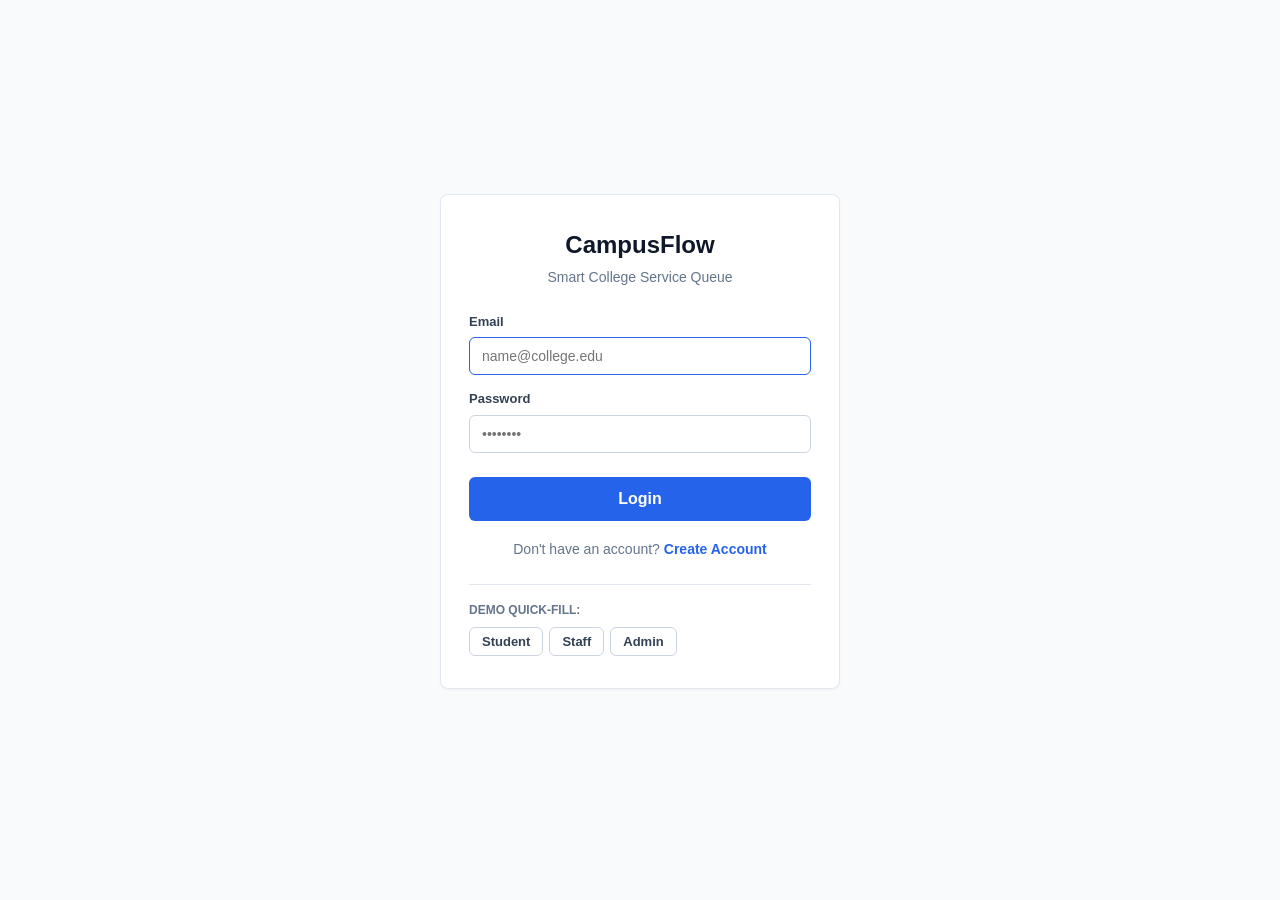
<file: index.html>
<!DOCTYPE html>
<html lang="en">
<head>
    <meta charset="UTF-8">
    <meta http-equiv="refresh" content="0; url=frontend/pages/login.html">
    <title>CampusFlow</title>
</head>
<body>
    <script>
        window.location.href = "frontend/pages/login.html";
    </script>
</body>
</html>
</file>
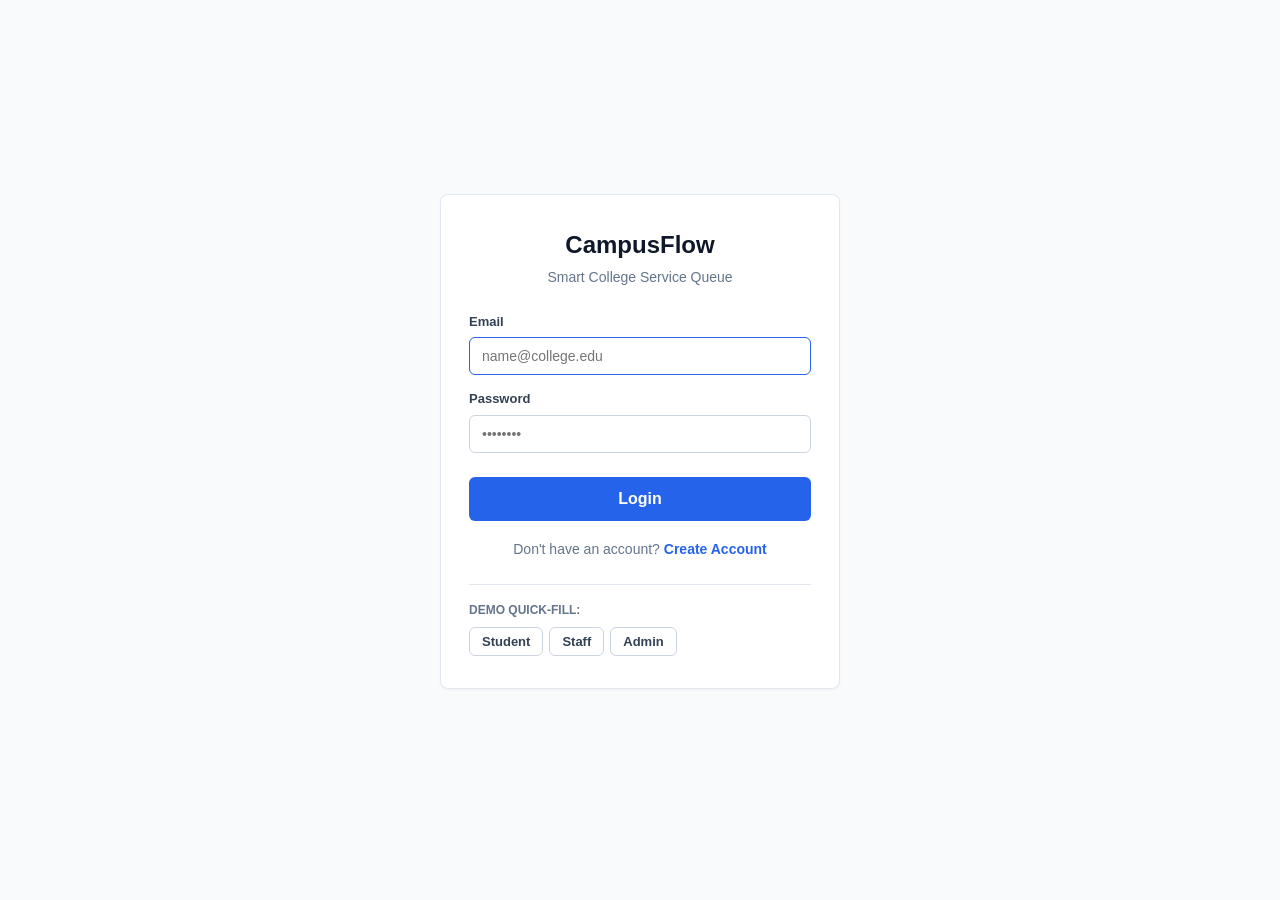
<file: frontend/index.html>
<!DOCTYPE html>
<html lang="en">
<head>
    <meta charset="UTF-8">
    <meta name="viewport" content="width=device-width, initial-scale=1.0">
    <title>CampusFlow</title>
    <link rel="stylesheet" href="assets/css/style.css">
</head>
<body style="display:flex; justify-content:center; align-items:center; min-height:100vh; padding:20px; background-color:#f8fafc;">

    <div class="card" style="width:100%; max-width:400px; padding:32px 28px; text-align:center;">
        <h1 style="font-size:24px; color:#0f172a; margin-bottom:4px;">🎓 CampusFlow</h1>
        <p style="color:#64748b; font-size:14px; margin-bottom:20px;">Smart College Service Queue</p>
        <div style="font-size:14px; color:#475569; padding:12px 0;">
            Verifying session...
        </div>
    </div>

<script src="assets/js/app.js"></script>
<script>
    initHomeGateway();
</script>
</body>
</html>
</file>
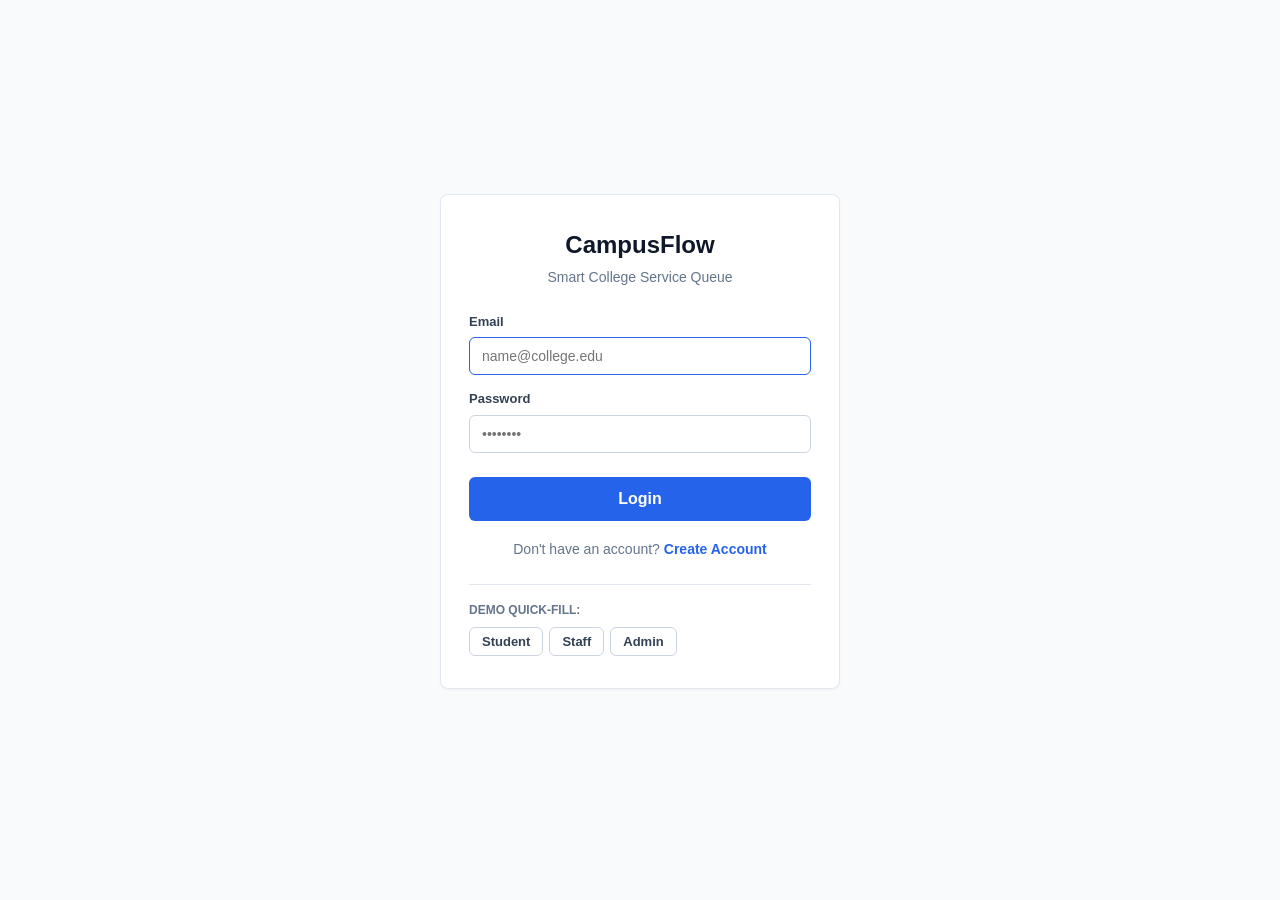
<file: frontend/pages/login.html>
<!DOCTYPE html>
<html lang="en">
<head>
    <meta charset="UTF-8">
    <meta name="viewport" content="width=device-width, initial-scale=1.0">
    <title>Login - CampusFlow</title>
    <link rel="stylesheet" href="../assets/css/style.css">
</head>
<body style="display:flex; justify-content:center; align-items:center; min-height:100vh; padding:20px;">

    <div class="card" style="width:100%; max-width:400px; padding:32px 28px;">
        <div style="text-align:center; margin-bottom:24px;">
            <h1 style="font-size:24px; color:#0f172a; margin-bottom:4px;">CampusFlow</h1>
            <p style="color:#64748b; font-size:14px;">Smart College Service Queue</p>
        </div>

        <div id="alert" class="alert" style="display:none;"></div>

        <form onsubmit="handleLogin(event)">
            <div class="form-group">
                <label for="email">Email</label>
                <input type="email" id="email" placeholder="name@college.edu" required autofocus>
            </div>

            <div class="form-group">
                <label for="password">Password</label>
                <input type="password" id="password" placeholder="••••••••" required>
            </div>

            <button type="submit" class="btn btn-primary btn-block btn-lg" style="margin-top:10px;">Login</button>
        </form>

        <!-- Register Link -->
        <div style="text-align:center; margin-top:18px; font-size:14px; color:#64748b;">
            Don't have an account? <a href="register.html" style="color:#2563eb; font-weight:600; text-decoration:none;">Create Account</a>
        </div>

        <!-- Quick Demo Credentials -->
        <div style="margin-top:24px; padding-top:16px; border-top:1px solid #e2e8f0;">
            <div style="font-size:12px; font-weight:700; color:#64748b; margin-bottom:8px;">DEMO QUICK-FILL:</div>
            <div style="display:flex; gap:6px;">
                <button type="button" class="btn btn-secondary btn-sm" onclick="quickFill('student@campusflow.local', 'student123')">Student</button>
                <button type="button" class="btn btn-secondary btn-sm" onclick="quickFill('staff@campusflow.local', 'staff123')">Staff</button>
                <button type="button" class="btn btn-secondary btn-sm" onclick="quickFill('admin@campusflow.local', 'admin123')">Admin</button>
            </div>
        </div>
    </div>

<script src="../assets/js/app.js"></script>
<script>
    // If user is already authenticated, forward to dashboard
    checkAlreadyLoggedIn();

    // Check if redirected after registration
    const urlParams = new URLSearchParams(window.location.search);
    if (urlParams.get('registered') === '1') {
        const alertBox = document.getElementById('alert');
        alertBox.style.display = 'block';
        alertBox.className = 'alert alert-success';
        alertBox.textContent = 'Account created successfully. Please login.';
    }
</script>
</body>
</html>
</file>
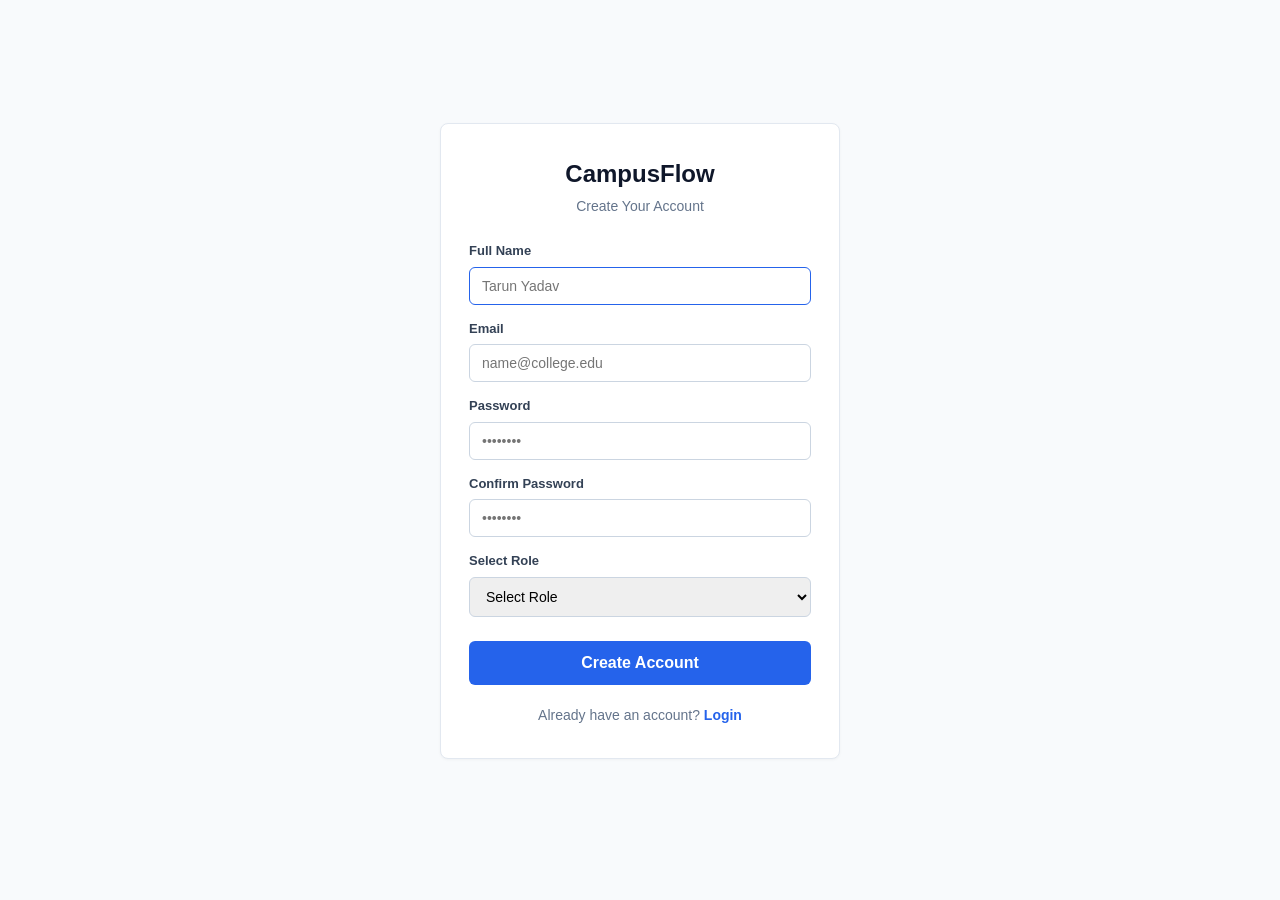
<file: frontend/pages/register.html>
<!DOCTYPE html>
<html lang="en">
<head>
    <meta charset="UTF-8">
    <meta name="viewport" content="width=device-width, initial-scale=1.0">
    <title>Register - CampusFlow</title>
    <link rel="stylesheet" href="../assets/css/style.css">
</head>
<body style="display:flex; justify-content:center; align-items:center; min-height:100vh; padding:20px;">

    <div class="card" style="width:100%; max-width:400px; padding:32px 28px;">
        <div style="text-align:center; margin-bottom:24px;">
            <h1 style="font-size:24px; color:#0f172a; margin-bottom:4px;">CampusFlow</h1>
            <p style="color:#64748b; font-size:14px;">Create Your Account</p>
        </div>

        <div id="alert" class="alert" style="display:none;"></div>

        <form id="registerForm" onsubmit="handleRegister(event)">
            <div class="form-group">
                <label for="full_name">Full Name</label>
                <input type="text" id="full_name" name="full_name" placeholder="Tarun Yadav" required autofocus>
            </div>

            <div class="form-group">
                <label for="email">Email</label>
                <input type="email" id="email" name="email" placeholder="name@college.edu" required>
            </div>

            <div class="form-group">
                <label for="password">Password</label>
                <input type="password" id="password" name="password" placeholder="••••••••" required>
            </div>

            <div class="form-group">
                <label for="confirm_password">Confirm Password</label>
                <input type="password" id="confirm_password" name="confirm_password" placeholder="••••••••" required>
            </div>

            <div class="form-group">
                <label for="role">Select Role</label>
                <select id="role" name="role" required>
                    <option value="">Select Role</option>
                    <option value="student">Student</option>
                    <option value="staff">Staff</option>
                    <option value="admin">Admin</option>
                </select>
            </div>

            <button type="submit" class="btn btn-primary btn-block btn-lg" style="margin-top:10px;">Create Account</button>
        </form>

        <div style="text-align:center; margin-top:20px; font-size:14px; color:#64748b;">
            Already have an account? <a href="login.html" style="color:#2563eb; font-weight:600; text-decoration:none;">Login</a>
        </div>
    </div>

<script src="../assets/js/app.js"></script>
<script>
    checkAlreadyLoggedIn();
</script>
</body>
</html>
</file>
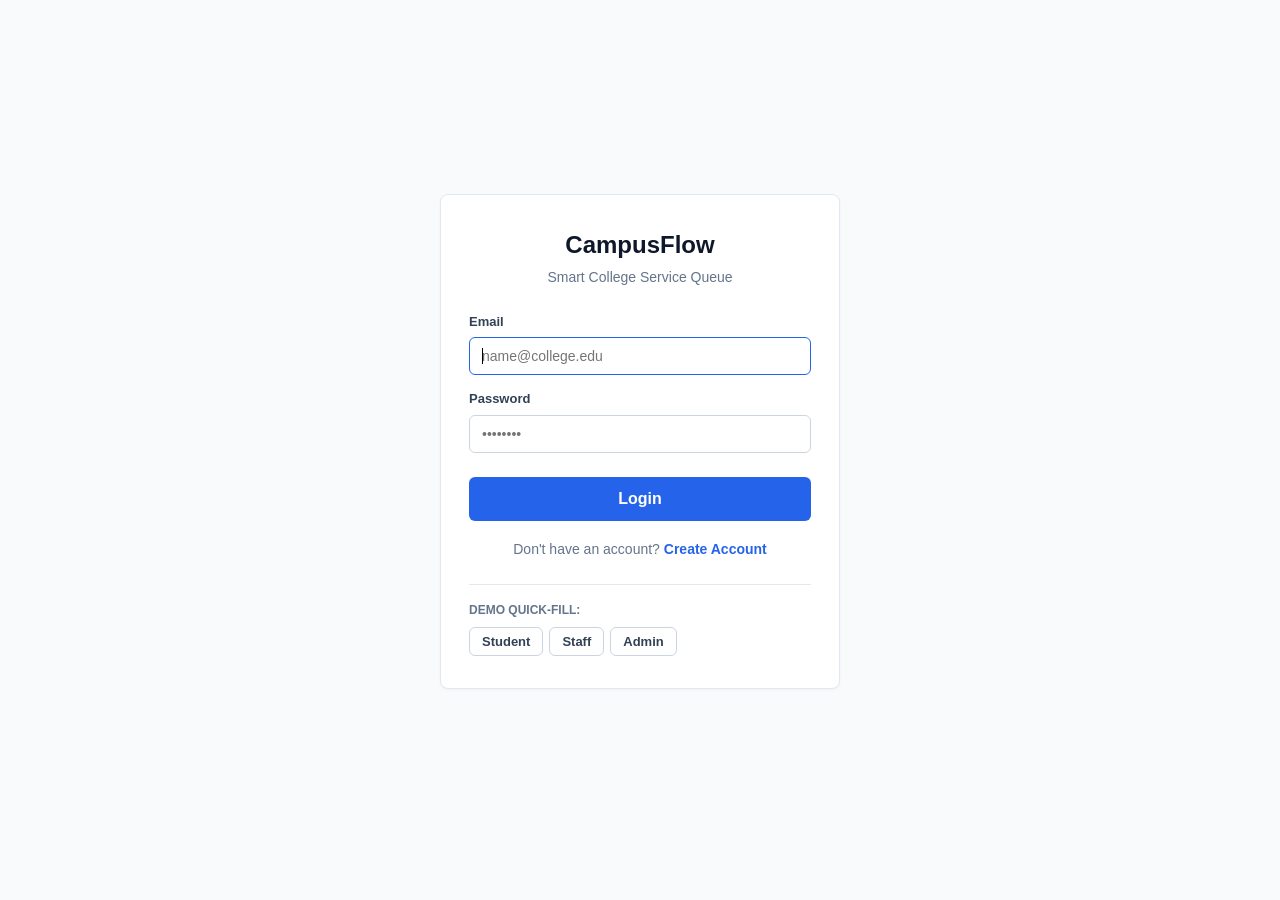
<file: frontend/pages/admin/dashboard.html>
<!DOCTYPE html>
<html lang="en">
<head>
    <meta charset="UTF-8">
    <meta name="viewport" content="width=device-width, initial-scale=1.0">
    <title>Admin Dashboard - CampusFlow</title>
    <link rel="stylesheet" href="../../assets/css/style.css">
</head>
<body style="display:none;">

<header class="navbar">
    <a href="dashboard.html" class="brand">🎓 CampusFlow</a>
    <div class="nav-links">
        <span>Hi, <strong id="userName">Admin</strong></span>
        <button type="button" class="btn btn-secondary btn-sm" onclick="logout()">Logout</button>
    </div>
</header>

<main class="container">
    <h1 style="font-size:22px; margin-bottom:18px;">Admin Dashboard</h1>

    <!-- 4 Numbers -->
    <div class="grid grid-cols-4" style="margin-bottom:24px;">
        <div class="stat-card">
            <div class="stat-label">Total Today</div>
            <div class="stat-value" id="statTotal">0</div>
        </div>
        <div class="stat-card clickable" id="cardWaiting" onclick="toggleAdminTokenList('waiting')" title="Click to view waiting tokens">
            <div class="stat-label">Waiting</div>
            <div class="stat-value" id="statWaiting" style="color:#d97706;">0</div>
            <div style="font-size:11px; color:#94a3b8; margin-top:4px;">Click to view &darr;</div>
        </div>
        <div class="stat-card clickable" id="cardCompleted" onclick="toggleAdminTokenList('completed')" title="Click to view completed tokens">
            <div class="stat-label">Completed</div>
            <div class="stat-value" id="statCompleted" style="color:#16a34a;">0</div>
            <div style="font-size:11px; color:#94a3b8; margin-top:4px;">Click to view &darr;</div>
        </div>
        <div class="stat-card">
            <div class="stat-label">Active Services</div>
            <div class="stat-value" id="statActive" style="color:#2563eb;">0</div>
        </div>
    </div>

    <!-- Expandable Token List Section (Waiting or Completed) -->
    <div id="adminTokenSection" class="card" style="display:none; margin-bottom:24px; padding:0; overflow:hidden;">
        <div style="display:flex; justify-content:space-between; align-items:center; padding:14px 18px; border-bottom:1px solid #e2e8f0; background:#f8fafc;">
            <div style="display:flex; align-items:center; gap:10px;">
                <h2 id="adminTokenTitle" style="font-size:16px;">Waiting Tokens</h2>
                <span id="adminTokenBadge" class="badge badge-waiting">0</span>
            </div>
            <button type="button" class="btn btn-secondary btn-sm" onclick="closeAdminTokenList()">Close &times;</button>
        </div>
        <div id="adminTokenContent">
            <!-- Populated via app.js -->
        </div>
    </div>

    <!-- CampusFlow Intelligence -->
    <div class="card" style="margin-bottom:24px;">
        <div style="display:flex; justify-content:space-between; align-items:flex-start; margin-bottom:16px; border-bottom:1px solid #e2e8f0; padding-bottom:12px;">
            <div>
                <h2 style="font-size:17px; font-weight:700; color:#0f172a;">📊 CampusFlow Intelligence</h2>
                <p style="font-size:13px; color:#64748b; margin-top:2px;">Data-driven operational intelligence: bottleneck detection, demand patterns, and counter optimization</p>
            </div>
            <button type="button" class="btn btn-secondary btn-sm" onclick="loadAdminIntelligence()">Refresh Insights</button>
        </div>

        <div class="grid grid-cols-3" style="gap:16px;">
            <!-- Widget 1: Bottleneck Detection -->
            <div style="border:1px solid #e2e8f0; border-radius:6px; padding:16px; background:#fafafa;">
                <div style="display:flex; justify-content:space-between; align-items:center; margin-bottom:10px;">
                    <h3 style="font-size:14px; font-weight:700; color:#1e293b;">Bottlenecks</h3>
                    <span id="bottleneckBadge" class="badge badge-completed">0 High</span>
                </div>
                <p style="font-size:11px; color:#64748b; margin-bottom:12px;">Rule-based thresholds: Normal (≤5), Moderate (6-10), High (&gt;10)</p>
                <div id="bottleneckList" style="max-height:240px; overflow-y:auto;">
                    <div style="color:#64748b; font-size:13px;">Analyzing queues...</div>
                </div>
            </div>

            <!-- Widget 2: Campus Rush / Demand Prediction -->
            <div style="border:1px solid #e2e8f0; border-radius:6px; padding:16px; background:#fafafa;">
                <div style="display:flex; justify-content:space-between; align-items:center; margin-bottom:10px;">
                    <h3 style="font-size:14px; font-weight:700; color:#1e293b;">Campus Demand</h3>
                    <span class="badge" style="background:#e0e7ff; color:#3730a3;">Hourly</span>
                </div>
                <div id="demandContent">
                    <div style="color:#64748b; font-size:13px;">Loading demand patterns...</div>
                </div>
            </div>

            <!-- Widget 3: Smart Counter Allocation -->
            <div style="border:1px solid #e2e8f0; border-radius:6px; padding:16px; background:#fafafa; display:flex; flex-direction:column; justify-content:space-between;">
                <div>
                    <div style="display:flex; justify-content:space-between; align-items:center; margin-bottom:10px;">
                        <h3 style="font-size:14px; font-weight:700; color:#1e293b;">Smart Counter Allocation</h3>
                        <span id="counterStatusBadge" class="badge badge-completed">Balanced</span>
                    </div>
                    <p style="font-size:11px; color:#64748b; margin-bottom:12px;">Advisory recommendation based on cross-service queue disparity</p>
                    <div id="counterRecommendationContent">
                        <div style="color:#64748b; font-size:13px;">Evaluating counter loads...</div>
                    </div>
                </div>
                <div style="font-size:11px; color:#94a3b8; border-top:1px solid #e2e8f0; padding-top:8px; margin-top:12px;">
                    ℹ️ Advisory only. Administrator confirms staff reallocations.
                </div>
            </div>
        </div>
    </div>

    <!-- Manage Services -->
    <div class="grid grid-cols-3">
        <!-- Add Service Form -->
        <div class="card" style="align-self:start;">
            <h2 style="font-size:16px; margin-bottom:14px; border-bottom:1px solid #e2e8f0; padding-bottom:8px;">Add Service</h2>
            <form id="addForm" onsubmit="addService(event)">
                <div class="form-group">
                    <label for="service_name">Service Name</label>
                    <input type="text" id="service_name" placeholder="e.g. Sports Cell" required>
                </div>

                <div class="form-group">
                    <label for="prefix">Prefix</label>
                    <input type="text" id="prefix" placeholder="e.g. SP" maxlength="4" style="text-transform:uppercase;" required>
                </div>

                <div class="form-group">
                    <label for="average_time">Average Time (min)</label>
                    <input type="number" id="average_time" value="5" min="1" required>
                </div>

                <button type="submit" class="btn btn-primary btn-block">Add Service</button>
            </form>
        </div>

        <!-- Services List -->
        <div class="card" style="grid-column: span 2; padding:0; overflow:hidden;">
            <div style="padding:14px 18px; border-bottom:1px solid #e2e8f0;">
                <h2 style="font-size:16px;">College Services</h2>
            </div>
            <table>
                <thead>
                    <tr>
                        <th>Prefix</th>
                        <th>Service</th>
                        <th>Avg. Time</th>
                        <th>Queue</th>
                        <th>Status</th>
                        <th>Action</th>
                    </tr>
                </thead>
                <tbody id="servicesTable">
                    <!-- Populated via app.js -->
                </tbody>
            </table>
        </div>
    </div>
</main>

<script src="../../assets/js/app.js"></script>
<script>
    loadAdminDashboard();
</script>
</body>
</html>
</file>
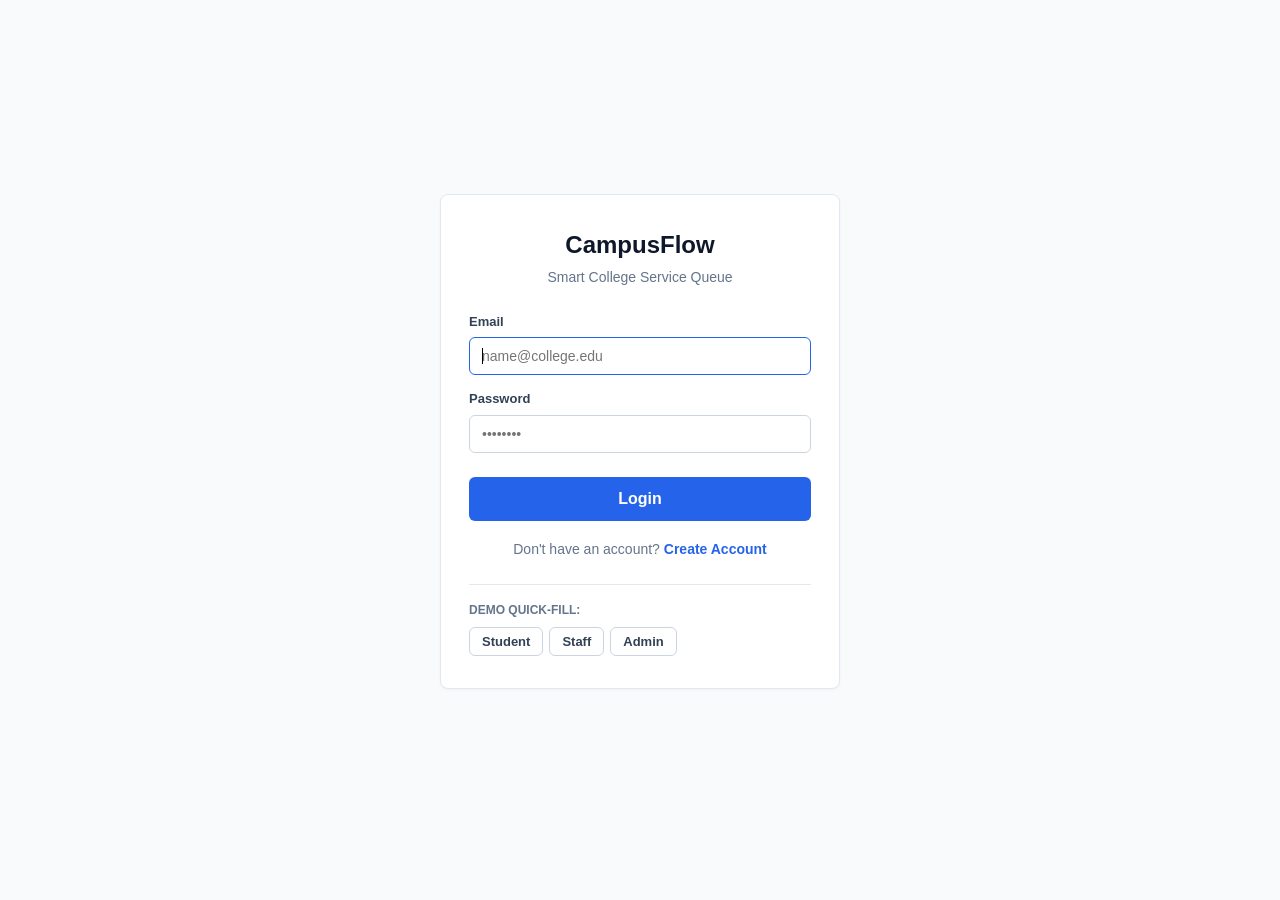
<file: frontend/pages/staff/dashboard.html>
<!DOCTYPE html>
<html lang="en">
<head>
    <meta charset="UTF-8">
    <meta name="viewport" content="width=device-width, initial-scale=1.0">
    <title>Staff Dashboard - CampusFlow</title>
    <link rel="stylesheet" href="../../assets/css/style.css">
</head>
<body style="display:none;">

<header class="navbar">
    <a href="dashboard.html" class="brand">🎓 CampusFlow</a>
    <div class="nav-links">
        <span>Hi, <strong id="userName">Staff</strong></span>
        <button type="button" class="btn btn-secondary btn-sm" onclick="logout()">Logout</button>
    </div>
</header>

<main class="container">
    <div style="margin-bottom:20px;">
        <h1 style="font-size:22px; margin-bottom:4px;">Staff Counter</h1>
        <p style="color:#64748b; font-size:14px;">Managing: <strong id="serviceTitle">All Active Services</strong></p>
    </div>

    <div id="alert" class="alert" style="display:none;"></div>

    <div class="grid grid-cols-2">
        <!-- Current Token -->
        <div class="card">
            <h2 style="font-size:16px; margin-bottom:14px; border-bottom:1px solid #e2e8f0; padding-bottom:8px;">Current Token</h2>
            <div id="currentTokenBox">
                <!-- Populated via app.js -->
            </div>
        </div>

        <!-- Waiting Queue -->
        <div class="card">
            <h2 style="font-size:16px; margin-bottom:14px; border-bottom:1px solid #e2e8f0; padding-bottom:8px;">Waiting Queue</h2>
            <div id="queueList">
                <!-- Populated via app.js -->
            </div>
        </div>
    </div>
</main>

<script src="../../assets/js/app.js"></script>
<script>
    loadStaffDashboard();
</script>
</body>
</html>
</file>
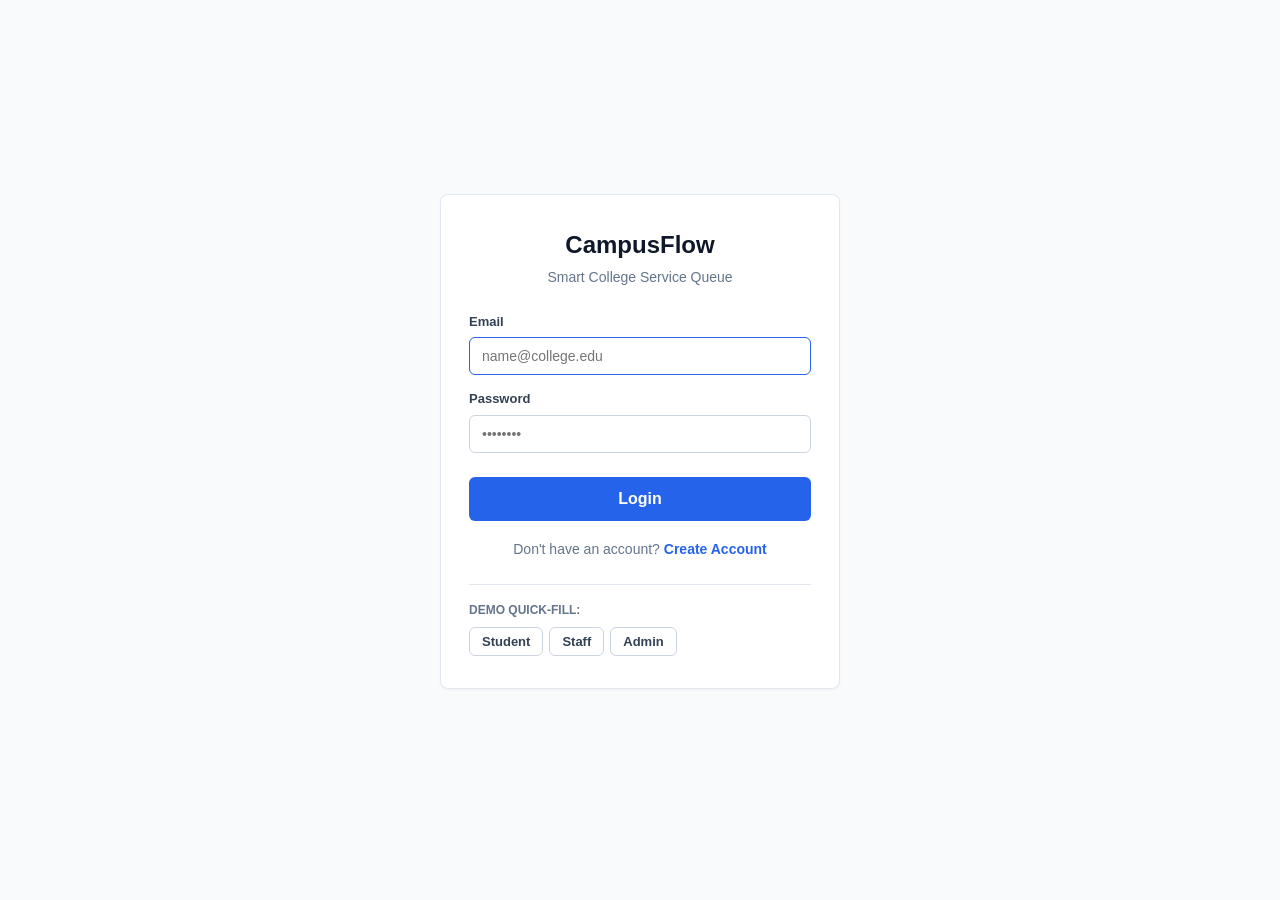
<file: frontend/pages/student/dashboard.html>
<!DOCTYPE html>
<html lang="en">
<head>
    <meta charset="UTF-8">
    <meta name="viewport" content="width=device-width, initial-scale=1.0">
    <title>Student Dashboard - CampusFlow</title>
    <link rel="stylesheet" href="../../assets/css/style.css">
</head>
<body style="display:none;">

<header class="navbar">
    <a href="dashboard.html" class="brand">🎓 CampusFlow</a>
    <div class="nav-links">
        <span>Hi, <strong id="userName">Student</strong></span>
        <button type="button" class="btn btn-secondary btn-sm" onclick="logout()">Logout</button>
    </div>
</header>

<main class="container">
    <h1 style="font-size:22px; margin-bottom:18px;">Student Dashboard</h1>

    <div id="alert" class="alert" style="display:none;"></div>

    <!-- Active Token -->
    <h2 style="font-size:16px; margin-bottom:10px;">My Active Token</h2>
    <div id="activeTokenBox" style="margin-bottom:28px;">
        <div class="card" style="color:#64748b;">Loading token...</div>
    </div>

    <!-- Smart Journey: Multi-Service Route Planner -->
    <div class="card" style="margin-bottom:28px;">
        <div style="display:flex; justify-content:space-between; align-items:flex-start; margin-bottom:12px;">
            <div>
                <h2 style="font-size:17px; font-weight:700; color:#0f172a;">🧭 Smart Journey</h2>
                <p style="font-size:13px; color:#64748b; margin-top:2px;">Plan your campus tasks efficiently with automated queue and prerequisite routing</p>
            </div>
            <span class="badge" style="background:#e0e7ff; color:#3730a3;">Route Planner</span>
        </div>

        <div style="margin-bottom:14px;">
            <label style="margin-bottom:8px;">Select services to visit today:</label>
            <div id="journeyCheckboxes" class="grid grid-cols-3" style="gap:10px;">
                <div style="color:#64748b; font-size:13px;">Loading available services...</div>
            </div>
        </div>

        <div style="display:flex; gap:10px; align-items:center;">
            <button type="button" class="btn btn-primary btn-sm" id="btnPlanJourney" onclick="planSmartJourney()">Plan My Journey</button>
            <button type="button" class="btn btn-secondary btn-sm" onclick="clearSmartJourney()">Clear Selection</button>
        </div>

        <!-- Journey Plan Result Container -->
        <div id="journeyPlanResult" style="display:none; margin-top:20px; border-top:1px solid #e2e8f0; padding-top:16px;"></div>
    </div>

    <!-- Available Services -->
    <h2 style="font-size:16px; margin-bottom:10px;">Available Services</h2>
    <div class="grid grid-cols-3" id="servicesList">
        <!-- Populated via app.js -->
    </div>
</main>

<script src="../../assets/js/app.js"></script>
<script>
    loadStudentDashboard();
</script>
</body>
</html>
</file>
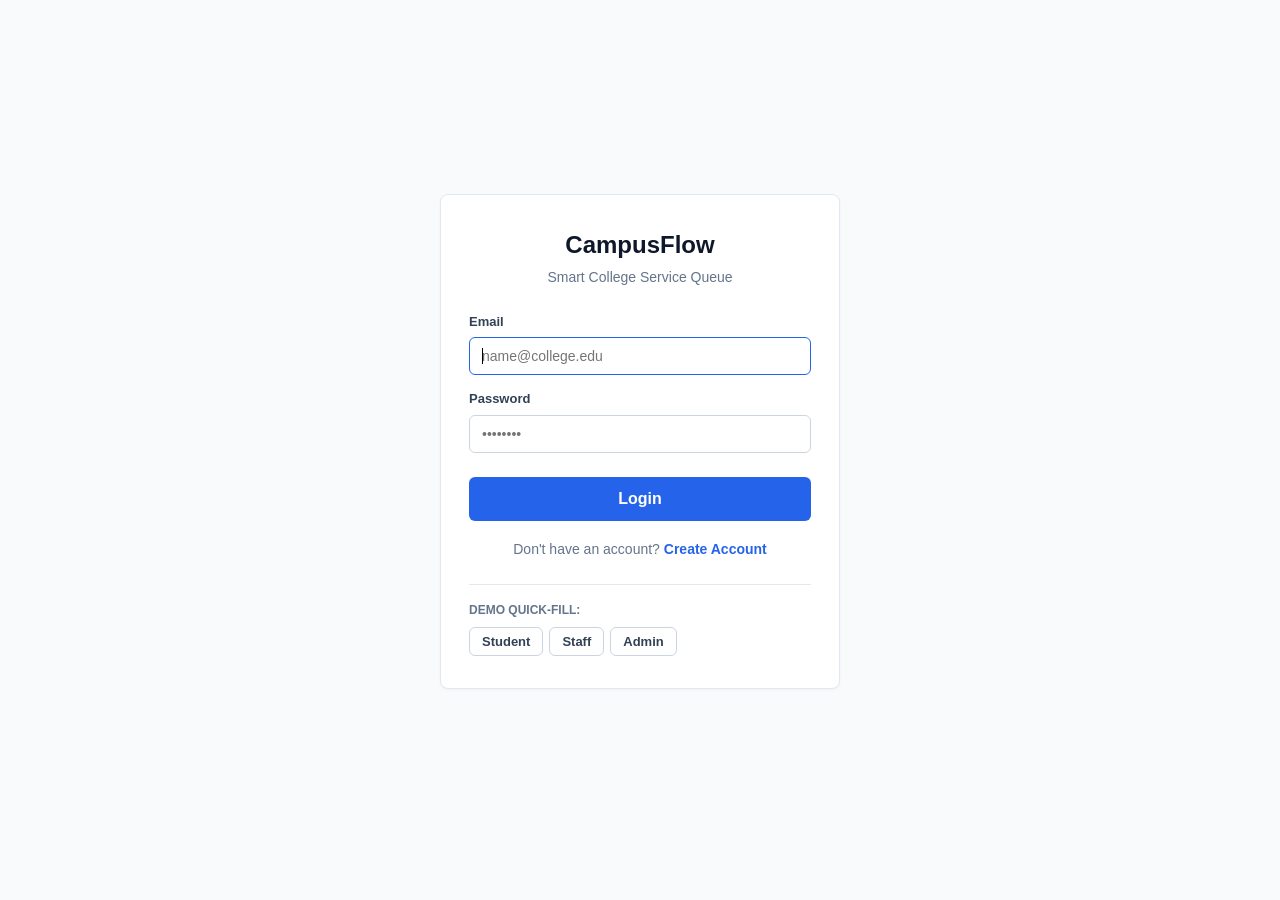
<file: frontend/pages/student/token.html>
<!DOCTYPE html>
<html lang="en">
<head>
    <meta charset="UTF-8">
    <meta name="viewport" content="width=device-width, initial-scale=1.0">
    <title>My Token - CampusFlow</title>
    <link rel="stylesheet" href="../../assets/css/style.css">
</head>
<body style="display:none;">

<header class="navbar">
    <a href="dashboard.html" class="brand">🎓 CampusFlow</a>
    <div class="nav-links">
        <span>Hi, <strong id="userName">Student</strong></span>
        <button type="button" class="btn btn-secondary btn-sm" onclick="logout()">Logout</button>
    </div>
</header>

<main class="container">
    <div style="margin-bottom:16px;">
        <h1 style="font-size:22px; margin-bottom:4px;">My Token</h1>
        <p style="color:#64748b; font-size:14px;">Live digital queue position &amp; estimated waiting time</p>
    </div>

    <div id="tokenBox">
        <div class="card" style="text-align:center; padding:32px; color:#64748b;">
            Loading token...
        </div>
    </div>
</main>

<script src="../../assets/js/app.js"></script>
<script>
    loadStudentToken();
</script>
</body>
</html>
</file>
<file: frontend/assets/css/style.css>
/* CampusFlow - Clean & Simple College MVP Stylesheet */
/* 100% Offline, Zero CDNs, Zero External Dependencies */

* {
    box-sizing: border-box;
    margin: 0;
    padding: 0;
}

body {
    font-family: -apple-system, BlinkMacSystemFont, "Segoe UI", Roboto, sans-serif;
    background-color: #f8fafc;
    color: #0f172a;
    line-height: 1.5;
    font-size: 15px;
}

.container {
    max-width: 900px;
    margin: 0 auto;
    padding: 24px 16px;
}

/* Navbar */
.navbar {
    background: #ffffff;
    border-bottom: 1px solid #e2e8f0;
    padding: 14px 24px;
    display: flex;
    justify-content: space-between;
    align-items: center;
}

.brand {
    font-size: 18px;
    font-weight: 700;
    color: #0f172a;
    text-decoration: none;
}

.nav-links {
    display: flex;
    align-items: center;
    gap: 14px;
}

/* Cards */
.card {
    background: #ffffff;
    border: 1px solid #e2e8f0;
    border-radius: 8px;
    padding: 20px;
    margin-bottom: 18px;
    box-shadow: 0 1px 3px rgba(0,0,0,0.04);
}

/* Forms */
.form-group {
    margin-bottom: 14px;
}

label {
    display: block;
    font-size: 13px;
    font-weight: 600;
    margin-bottom: 6px;
    color: #334155;
}

input, select {
    width: 100%;
    padding: 10px 12px;
    font-size: 14px;
    border: 1px solid #cbd5e1;
    border-radius: 6px;
    outline: none;
}

input:focus, select:focus {
    border-color: #2563eb;
}

/* Buttons */
.btn {
    display: inline-block;
    padding: 9px 16px;
    font-size: 14px;
    font-weight: 600;
    border-radius: 6px;
    border: 1px solid transparent;
    cursor: pointer;
    text-decoration: none;
    text-align: center;
}

.btn-primary { background: #2563eb; color: #ffffff; }
.btn-primary:hover { background: #1d4ed8; }

.btn-secondary { background: #ffffff; color: #334155; border-color: #cbd5e1; }
.btn-secondary:hover { background: #f1f5f9; }

.btn-success { background: #16a34a; color: #ffffff; }
.btn-success:hover { background: #15803d; }

.btn-sm { padding: 6px 12px; font-size: 13px; }
.btn-lg { padding: 12px 24px; font-size: 16px; }
.btn-block { width: 100%; }

/* Badges */
.badge {
    display: inline-block;
    padding: 4px 10px;
    font-size: 11px;
    font-weight: 700;
    border-radius: 9999px;
    text-transform: uppercase;
    letter-spacing: 0.5px;
}

.badge-waiting { background: #fef3c7; color: #92400e; }
.badge-called { background: #dbeafe; color: #1e40af; }
.badge-processing { background: #ede9fe; color: #5b21b6; }
.badge-completed { background: #dcfce7; color: #166534; }
.badge-active { background: #dcfce7; color: #166534; }
.badge-inactive { background: #f1f5f9; color: #64748b; }

/* Grid */
.grid { display: grid; gap: 16px; }
.grid-cols-2 { grid-template-columns: repeat(2, 1fr); }
.grid-cols-3 { grid-template-columns: repeat(3, 1fr); }
.grid-cols-4 { grid-template-columns: repeat(4, 1fr); }

@media (max-width: 768px) {
    .grid-cols-2, .grid-cols-3, .grid-cols-4 { grid-template-columns: 1fr; }
}

/* Stat Cards */
.stat-card {
    background: #ffffff;
    border: 1px solid #e2e8f0;
    border-radius: 8px;
    padding: 16px;
    text-align: center;
}

.stat-card.clickable {
    cursor: pointer;
    transition: transform 0.15s ease, border-color 0.15s ease, box-shadow 0.15s ease;
    user-select: none;
}

.stat-card.clickable:hover {
    border-color: #94a3b8;
    box-shadow: 0 4px 6px -1px rgba(0, 0, 0, 0.08);
}

.stat-card.active {
    border-color: #2563eb;
    box-shadow: 0 0 0 2px rgba(37, 99, 235, 0.25);
    background: #f8fafc;
}

.stat-label { font-size: 12px; color: #64748b; font-weight: 600; text-transform: uppercase; }
.stat-value { font-size: 26px; font-weight: 700; color: #0f172a; margin-top: 4px; }

/* Token Hero */
.token-box {
    background: #ffffff;
    border: 1px solid #e2e8f0;
    border-radius: 12px;
    padding: 32px 20px;
    text-align: center;
    max-width: 440px;
    margin: 20px auto;
}

.token-code {
    font-size: 48px;
    font-weight: 800;
    color: #2563eb;
    margin: 8px 0;
}

/* Tables */
table {
    width: 100%;
    border-collapse: collapse;
    font-size: 14px;
}

th, td {
    padding: 12px 14px;
    text-align: left;
    border-bottom: 1px solid #e2e8f0;
}

th { background: #f8fafc; color: #475569; font-weight: 600; }

/* Alert */
.alert {
    padding: 12px 16px;
    border-radius: 6px;
    margin-bottom: 16px;
    font-size: 14px;
}
.alert-danger { background: #fee2e2; color: #991b1b; }
.alert-success { background: #dcfce7; color: #166534; }
.alert-warning { background: #fef3c7; color: #92400e; }
.badge-high { background: #fee2e2; color: #991b1b; }
.badge-moderate { background: #fef3c7; color: #92400e; }
.badge-normal { background: #dcfce7; color: #166534; }

/* Demand Bars */
.demand-row {
    display: flex;
    align-items: center;
    gap: 12px;
    margin-bottom: 8px;
    font-size: 13px;
}
.demand-label {
    width: 55px;
    font-weight: 600;
    color: #475569;
}
.demand-bar-bg {
    flex: 1;
    height: 14px;
    background: #f1f5f9;
    border-radius: 4px;
    overflow: hidden;
}
.demand-bar-fill {
    height: 100%;
    background: #2563eb;
    border-radius: 4px;
    min-width: 4px;
}
.demand-bar-fill.peak {
    background: #d97706;
}
.demand-count {
    width: 50px;
    text-align: right;
    font-weight: 600;
    color: #334155;
}

/* Smart Journey */
.journey-step {
    display: flex;
    align-items: flex-start;
    gap: 14px;
    padding: 12px 14px;
    border: 1px solid #e2e8f0;
    border-radius: 6px;
    background: #ffffff;
    margin-bottom: 10px;
}
.journey-step-num {
    width: 28px;
    height: 28px;
    border-radius: 50%;
    background: #2563eb;
    color: #ffffff;
    font-weight: 700;
    font-size: 13px;
    display: flex;
    align-items: center;
    justify-content: center;
    flex-shrink: 0;
}
.journey-checkbox-label {
    display: flex;
    align-items: center;
    gap: 10px;
    padding: 10px 12px;
    border: 1px solid #cbd5e1;
    border-radius: 6px;
    background: #ffffff;
    cursor: pointer;
    font-size: 14px;
    font-weight: 500;
    transition: border-color 0.15s ease;
}
.journey-checkbox-label:hover {
    border-color: #2563eb;
}
.journey-checkbox-label input[type="checkbox"] {
    width: 16px;
    height: 16px;
    cursor: pointer;
}
</file>
